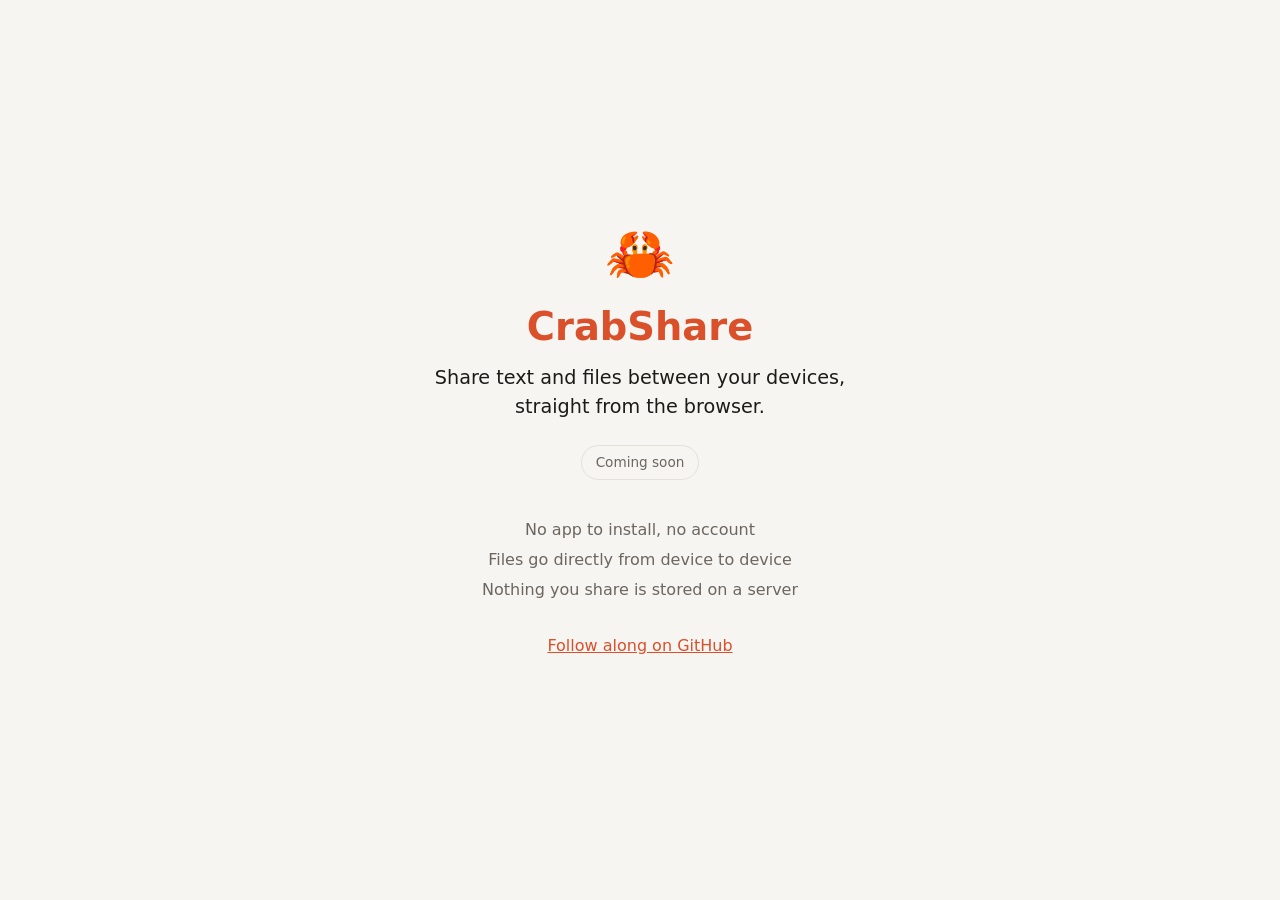
<file: landing/index.html>
<!DOCTYPE html>
<html lang="en">
    <head>
        <meta charset="utf-8">
        <meta name="viewport" content="width=device-width, initial-scale=1">
        <title>CrabShare</title>
        <meta name="description" content="Share text and files between your devices, straight from the browser. Coming soon.">
        <link rel="icon" href="data:image/svg+xml,<svg xmlns='http://www.w3.org/2000/svg' viewBox='0 0 100 100'><text y='.9em' font-size='90'>🦀</text></svg>">
        <style>
            :root {
                --bg: #f7f5f2;
                --text: #1d1b19;
                --muted: #6b665f;
                --line: #e4e0da;
                --accent: #d9502b;
            }

            @media (prefers-color-scheme: dark) {
                :root {
                    --bg: #161514;
                    --text: #f1eeea;
                    --muted: #a39d95;
                    --line: #34312d;
                    --accent: #f0714a;
                }
            }

            * {
                box-sizing: border-box;
            }

            body {
                margin: 0;
                min-height: 100vh;
                display: flex;
                align-items: center;
                justify-content: center;
                background: var(--bg);
                color: var(--text);
                font-family: system-ui, -apple-system, "Segoe UI", sans-serif;
                line-height: 1.5;
            }

            main {
                max-width: 520px;
                padding: 48px 16px;
                text-align: center;
            }

            .crab {
                font-size: 3.5rem;
                line-height: 1;
            }

            h1 {
                margin: 16px 0 8px;
                font-size: 2.4rem;
                color: var(--accent);
            }

            .tagline {
                margin: 0 0 24px;
                font-size: 1.2rem;
            }

            .soon {
                display: inline-block;
                margin: 0 0 32px;
                padding: 6px 14px;
                border: 1px solid var(--line);
                border-radius: 999px;
                font-size: 0.85rem;
                color: var(--muted);
            }

            ul {
                list-style: none;
                margin: 0 0 32px;
                padding: 0;
                color: var(--muted);
            }

            li {
                margin: 6px 0;
            }

            a {
                color: var(--accent);
            }
        </style>
    </head>
    <body>
        <main>
            <div class="crab" aria-hidden="true">🦀</div>
            <h1>CrabShare</h1>
            <p class="tagline">Share text and files between your devices, straight from the browser.</p>
            <p class="soon">Coming soon</p>
            <ul>
                <li>No app to install, no account</li>
                <li>Files go directly from device to device</li>
                <li>Nothing you share is stored on a server</li>
            </ul>
            <p><a href="https://github.com/nchrisr/crabshare">Follow along on GitHub</a></p>
        </main>
    </body>
</html>
</file>
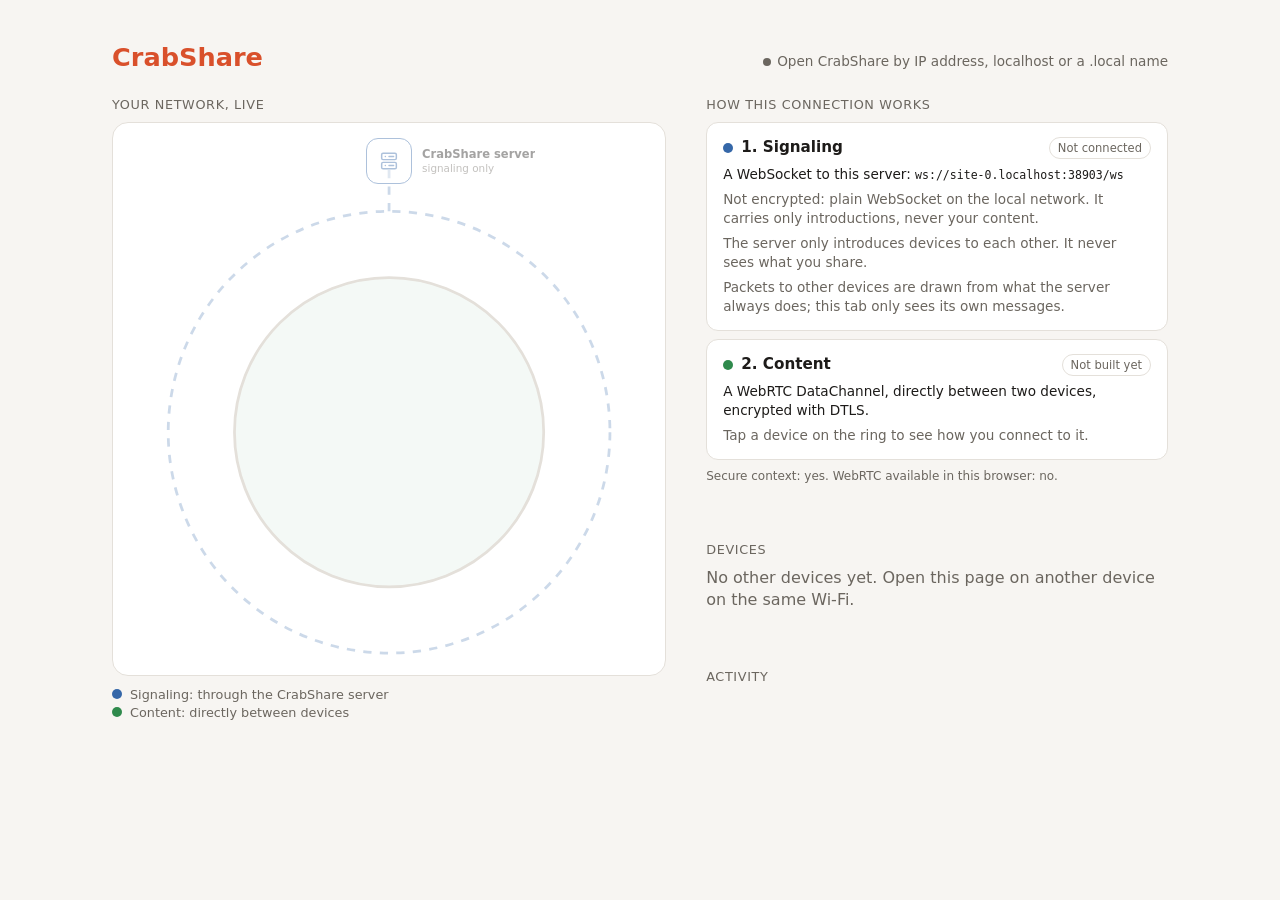
<file: static/index.html>
<!DOCTYPE html>
<html lang="en">
    <head>
        <meta charset="utf-8">
        <meta name="viewport" content="width=device-width, initial-scale=1">
        <title>CrabShare</title>
        <link rel="stylesheet" href="style.css">
    </head>
    <body>
        <!-- Icons, drawn once and reused with <use href="#icon-…">. -->
        <svg class="icon-defs" aria-hidden="true" width="0" height="0">
            <symbol id="icon-server" viewBox="0 0 24 24">
                <rect x="4" y="3.5" width="16" height="7" rx="1.5"/>
                <rect x="4" y="13.5" width="16" height="7" rx="1.5"/>
                <path d="M8 7h.01M8 17h.01M12 7h5M12 17h5"/>
            </symbol>
            <symbol id="icon-phone" viewBox="0 0 24 24">
                <rect x="7" y="2.5" width="10" height="19" rx="2.2"/>
                <path d="M11 18.5h2"/>
            </symbol>
            <symbol id="icon-tablet" viewBox="0 0 24 24">
                <rect x="4" y="3" width="16" height="18" rx="2"/>
                <path d="M11 18h2"/>
            </symbol>
            <symbol id="icon-computer" viewBox="0 0 24 24">
                <rect x="3" y="4" width="18" height="12" rx="1.5"/>
                <path d="M12 16v4M8 20h8"/>
            </symbol>
            <symbol id="icon-unknown" viewBox="0 0 24 24">
                <rect x="5" y="3" width="14" height="18" rx="2"/>
                <path d="M10 9.5a2 2 0 1 1 2.8 1.8c-.5.3-.8.7-.8 1.2v.5M12 16h.01"/>
            </symbol>
        </svg>

        <main>
            <header>
                <h1>CrabShare</h1>
                <p id="status" class="status" data-state="connecting">Connecting…</p>
            </header>

            <section class="network" aria-labelledby="network-title">
                <h2 id="network-title" class="label">Your network, live</h2>
                <div id="stage" class="stage">
                    <!-- The ring and lane are drawn by app.js from its geometry constants. -->
                    <svg id="wires" class="wires" viewBox="0 0 100 100" aria-hidden="true"></svg>
                    <div id="nodes" class="nodes"></div>
                </div>
                <ul class="legend">
                    <li><span class="swatch signal"></span>Signaling: through the CrabShare server</li>
                    <li><span class="swatch data"></span>Content: directly between devices</li>
                </ul>
            </section>

            <section class="panel" aria-labelledby="how-title">
                <h2 id="how-title" class="label">How this connection works</h2>

                <div class="layer">
                    <div class="layer-head">
                        <span class="swatch signal"></span>
                        <h3>1. Signaling</h3>
                        <span id="signal-state" class="pill" data-state="connecting">Connecting</span>
                    </div>
                    <p>A WebSocket to this server: <code id="signal-endpoint">…</code></p>
                    <p id="signal-security" class="muted"></p>
                    <p class="muted">The server only introduces devices to each other. It never sees what you share.</p>
                    <p class="muted">Packets to other devices are drawn from what the server always does; this tab only sees its own messages.</p>
                </div>

                <div class="layer">
                    <div class="layer-head">
                        <span class="swatch data"></span>
                        <h3>2. Content</h3>
                        <span id="content-state" class="pill" data-state="pending">Not built yet</span>
                    </div>
                    <p>A WebRTC DataChannel, directly between two devices, encrypted with DTLS.</p>
                    <p id="content-peer" class="muted"></p>
                </div>

                <p id="secure-context" class="fine"></p>
            </section>

            <section class="devices" aria-labelledby="peers-title">
                <h2 id="peers-title" class="label">Devices</h2>
                <ul id="peers" class="peers"></ul>
                <p id="empty" class="empty">No other devices yet. Open this page on another device on the same Wi-Fi.</p>
            </section>

            <section class="activity" aria-labelledby="feed-title">
                <h2 id="feed-title" class="label">Activity</h2>
                <ol id="feed" class="feed"></ol>
            </section>
        </main>
        <script src="app.js"></script>
    </body>
</html>
</file>
<file: static/style.css>
:root {
    --bg: #f7f5f2;
    --card: #ffffff;
    --text: #1d1b19;
    --muted: #6b665f;
    --line: #e4e0da;
    --accent: #d9502b;
    --ok: #2f8a4c;
    --warn: #b7791f;
    --signal: #3567a8;
    --data: #2f8a4c;
}

@media (prefers-color-scheme: dark) {
    :root {
        --bg: #161514;
        --card: #211f1d;
        --text: #f1eeea;
        --muted: #a39d95;
        --line: #34312d;
        --accent: #f0714a;
        --ok: #5cc27d;
        --warn: #e0a84a;
        --signal: #7aa7e6;
        --data: #5cc27d;
    }
}

* {
    box-sizing: border-box;
}

body {
    margin: 0;
    background: var(--bg);
    color: var(--text);
    font-family: system-ui, -apple-system, "Segoe UI", sans-serif;
    line-height: 1.4;
}

main {
    max-width: 480px;
    margin: 0 auto;
    padding: 32px 16px;
}

section {
    margin-bottom: 28px;
}

header {
    display: flex;
    align-items: baseline;
    justify-content: space-between;
    gap: 12px;
    margin-bottom: 20px;
}

h1 {
    margin: 0;
    font-size: 1.6rem;
    color: var(--accent);
}

h3 {
    margin: 0;
    font-size: 0.95rem;
}

code {
    font-family: ui-monospace, monospace;
    font-size: 0.85em;
    overflow-wrap: anywhere;
}

.icon-defs {
    position: absolute;
    width: 0;
    height: 0;
    overflow: hidden;
}

.icon {
    width: 22px;
    height: 22px;
    flex: none;
    fill: none;
    stroke: currentColor;
    stroke-width: 1.6;
    stroke-linecap: round;
    stroke-linejoin: round;
}

.status {
    margin: 0;
    font-size: 0.85rem;
    color: var(--muted);
}

.status::before {
    content: "";
    display: inline-block;
    width: 8px;
    height: 8px;
    margin-right: 6px;
    border-radius: 50%;
    background: var(--warn);
}

.status[data-state="connected"]::before {
    background: var(--ok);
}

.status[data-state="refused"]::before {
    background: var(--muted);
}

.label {
    margin: 0 0 8px;
    font-size: 0.8rem;
    font-weight: 400;
    text-transform: uppercase;
    letter-spacing: 0.05em;
    color: var(--muted);
}

.muted {
    color: var(--muted);
}

/* The ring stage */

.stage {
    position: relative;
    width: 100%;
    aspect-ratio: 1 / 1;
    background: var(--card);
    border: 1px solid var(--line);
    border-radius: 16px;
    overflow: hidden;
}

.wires,
.nodes {
    position: absolute;
    inset: 0;
    width: 100%;
    height: 100%;
}

.wires {
    overflow: visible;
}

.wires .ring {
    fill: color-mix(in srgb, var(--data) 5%, transparent);
    stroke: var(--line);
    stroke-width: 0.5;
}

.wires .lane {
    fill: none;
    stroke: var(--signal);
    stroke-opacity: 0.25;
    stroke-width: 0.5;
    stroke-dasharray: 1.5 1.5;
}

.wires .trail {
    fill: none;
    stroke-width: 0.6;
    stroke-opacity: 0.35;
}

.wires .trail.signal {
    stroke: var(--signal);
}

.wires .trail.data {
    stroke: var(--data);
}

.wires .trail.flash {
    stroke-opacity: 0.9;
    animation: flash 1100ms ease-out forwards;
}

.wires .packet.signal {
    fill: var(--signal);
}

.wires .packet.data {
    fill: var(--data);
}

.wires .chord {
    fill: none;
    stroke: var(--data);
    stroke-width: 0.7;
    stroke-opacity: 0.6;
}

.wires .progress {
    fill: var(--data);
    font-size: 3px;
    font-weight: 600;
    text-anchor: middle;
    /* A halo in the card colour so the chord passes behind the text. */
    paint-order: stroke;
    stroke: var(--card);
    stroke-width: 1.2px;
    stroke-linejoin: round;
}

.node {
    position: absolute;
    width: 42px;
    height: 42px;
    margin: 0;
    padding: 0;
    display: grid;
    place-items: center;
    transform: translate(-50%, -50%);
    border: 1.5px solid var(--line);
    border-radius: 50%;
    background: var(--card);
    color: var(--text);
    font: inherit;
    transition:
        left 400ms ease,
        top 400ms ease,
        opacity 600ms ease,
        border-color 200ms ease;
}

button.node {
    cursor: pointer;
}

button.node:focus-visible {
    outline: 2px solid var(--accent);
    outline-offset: 3px;
}

.node.me {
    border-color: var(--accent);
    color: var(--accent);
}

.node.server {
    width: 46px;
    height: 46px;
    border-radius: 12px;
    border-color: var(--signal);
    color: var(--signal);
}

.node.server.offline {
    opacity: 0.4;
}

.node.selected {
    border-color: var(--data);
    box-shadow: 0 0 0 3px color-mix(in srgb, var(--data) 25%, transparent);
}

.node.entering,
.node.leaving {
    opacity: 0;
}

.node.pulse {
    animation: pulse 500ms ease-out;
}

.node-label {
    position: absolute;
    top: calc(100% + 3px);
    left: 50%;
    transform: translateX(-50%);
    display: flex;
    flex-direction: column;
    align-items: center;
    width: max-content;
    max-width: 92px;
    padding: 1px 5px;
    border-radius: 6px;
    /* Backing so lines drawn under the node pass behind the text. */
    background: color-mix(in srgb, var(--card) 85%, transparent);
    pointer-events: none;
    line-height: 1.2;
}

.node.server .node-label {
    top: 50%;
    left: calc(100% + 6px);
    transform: translateY(-50%);
    align-items: flex-start;
    max-width: 140px;
}

.node-name,
.node-sub,
.peer-name {
    max-width: 100%;
    overflow: hidden;
    white-space: nowrap;
    text-overflow: ellipsis;
    unicode-bidi: isolate;
}

.node-name {
    font-size: 0.72rem;
    font-weight: 600;
    color: var(--text);
}

.node-sub {
    font-size: 0.65rem;
    color: var(--muted);
}

.stage.crowded .node-label {
    display: none;
}

.legend {
    list-style: none;
    margin: 10px 0 0;
    padding: 0;
    font-size: 0.8rem;
    color: var(--muted);
}

.swatch {
    display: inline-block;
    flex: none;
    width: 10px;
    height: 10px;
    margin-right: 8px;
    border-radius: 50%;
}

.swatch.signal {
    background: var(--signal);
}

.swatch.data {
    background: var(--data);
}

/* How this connection works */

.panel .layer {
    padding: 14px 16px;
    margin-bottom: 8px;
    background: var(--card);
    border: 1px solid var(--line);
    border-radius: 12px;
}

.panel .layer p {
    margin: 6px 0 0;
    font-size: 0.85rem;
}

.layer-head {
    display: flex;
    align-items: center;
    gap: 0;
}

.layer-head h3 {
    flex: 1;
}

.pill {
    font-size: 0.72rem;
    padding: 2px 8px;
    border-radius: 999px;
    border: 1px solid var(--line);
    color: var(--muted);
    white-space: nowrap;
}

.pill[data-state="connected"] {
    color: var(--ok);
    border-color: var(--ok);
}

.pill[data-state="connecting"] {
    color: var(--warn);
    border-color: var(--warn);
}

.fine {
    margin: 0;
    font-size: 0.75rem;
    color: var(--muted);
}

/* Devices list */

.peers {
    list-style: none;
    margin: 0;
    padding: 0;
}

.peers li {
    display: flex;
    align-items: center;
    gap: 12px;
    padding: 12px 16px;
    margin-bottom: 8px;
    background: var(--card);
    border: 1px solid var(--line);
    border-radius: 12px;
}

.peers li.selected {
    border-color: var(--data);
}

.peer-text {
    display: flex;
    flex-direction: column;
    flex: 1;
    min-width: 0;
}

.peer-name {
    font-weight: 600;
}

.peer-detail {
    font-size: 0.8rem;
    color: var(--muted);
}

.peers .id {
    font-family: ui-monospace, monospace;
    font-size: 0.75rem;
    color: var(--muted);
}

.empty {
    margin: 0;
    color: var(--muted);
}

/* Activity feed */

.feed {
    list-style: none;
    margin: 0;
    padding: 0;
    font-size: 0.8rem;
}

.feed li {
    display: flex;
    gap: 10px;
    padding: 4px 0;
    border-bottom: 1px solid var(--line);
    min-width: 0;
}

.feed time {
    color: var(--muted);
    font-variant-numeric: tabular-nums;
}

.feed span {
    overflow: hidden;
    white-space: nowrap;
    text-overflow: ellipsis;
    unicode-bidi: isolate;
}

@keyframes pulse {
    0% {
        box-shadow: 0 0 0 0 color-mix(in srgb, currentColor 45%, transparent);
    }
    100% {
        box-shadow: 0 0 0 12px transparent;
    }
}

@keyframes flash {
    to {
        stroke-opacity: 0;
    }
}

/* Tablets and landscape phones: still one column, with a larger ring. */
@media (min-width: 600px) {
    main {
        max-width: 600px;
    }
}

/* Wide screens: the ring on the left, kept in view while scrolling;
   the panel, devices and activity in a column on the right. */
@media (min-width: 900px) {
    main {
        max-width: 1120px;
        padding: 40px 32px;
        display: grid;
        grid-template-columns: minmax(0, 1.2fr) minmax(320px, 1fr);
        column-gap: 40px;
        align-items: start;
    }

    header {
        grid-column: 1 / -1;
    }

    .network {
        grid-column: 1;
        grid-row: 2 / span 3;
        position: sticky;
        top: 24px;
    }

    .panel,
    .devices,
    .activity {
        grid-column: 2;
    }

    /* Keep the whole square ring on screen on short, wide windows. */
    .stage {
        max-width: min(100%, calc(100vh - 140px));
        margin: 0 auto;
    }
}

@media (max-width: 360px) {
    .node-label {
        display: none;
    }
}

@media (prefers-reduced-motion: reduce) {
    .node {
        transition: none;
    }

    .node.pulse {
        animation: none;
    }
}
</file>
